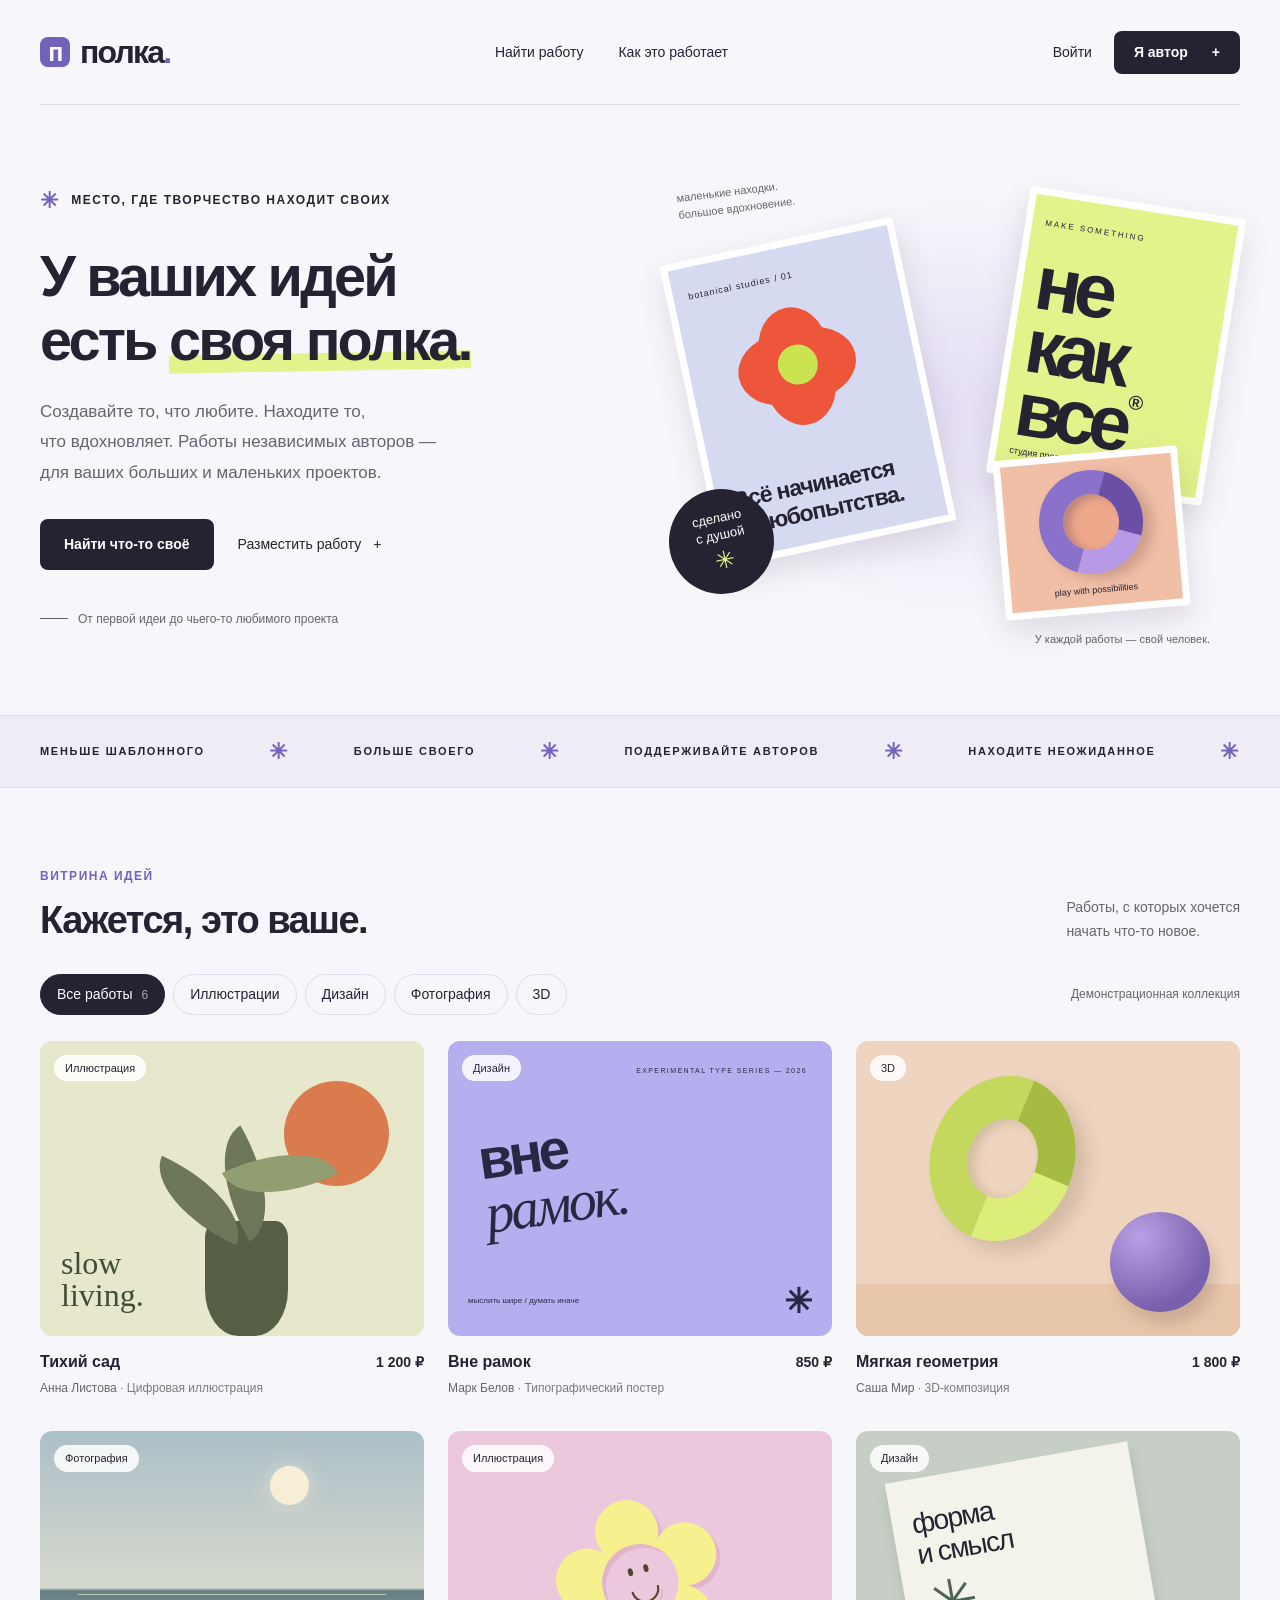
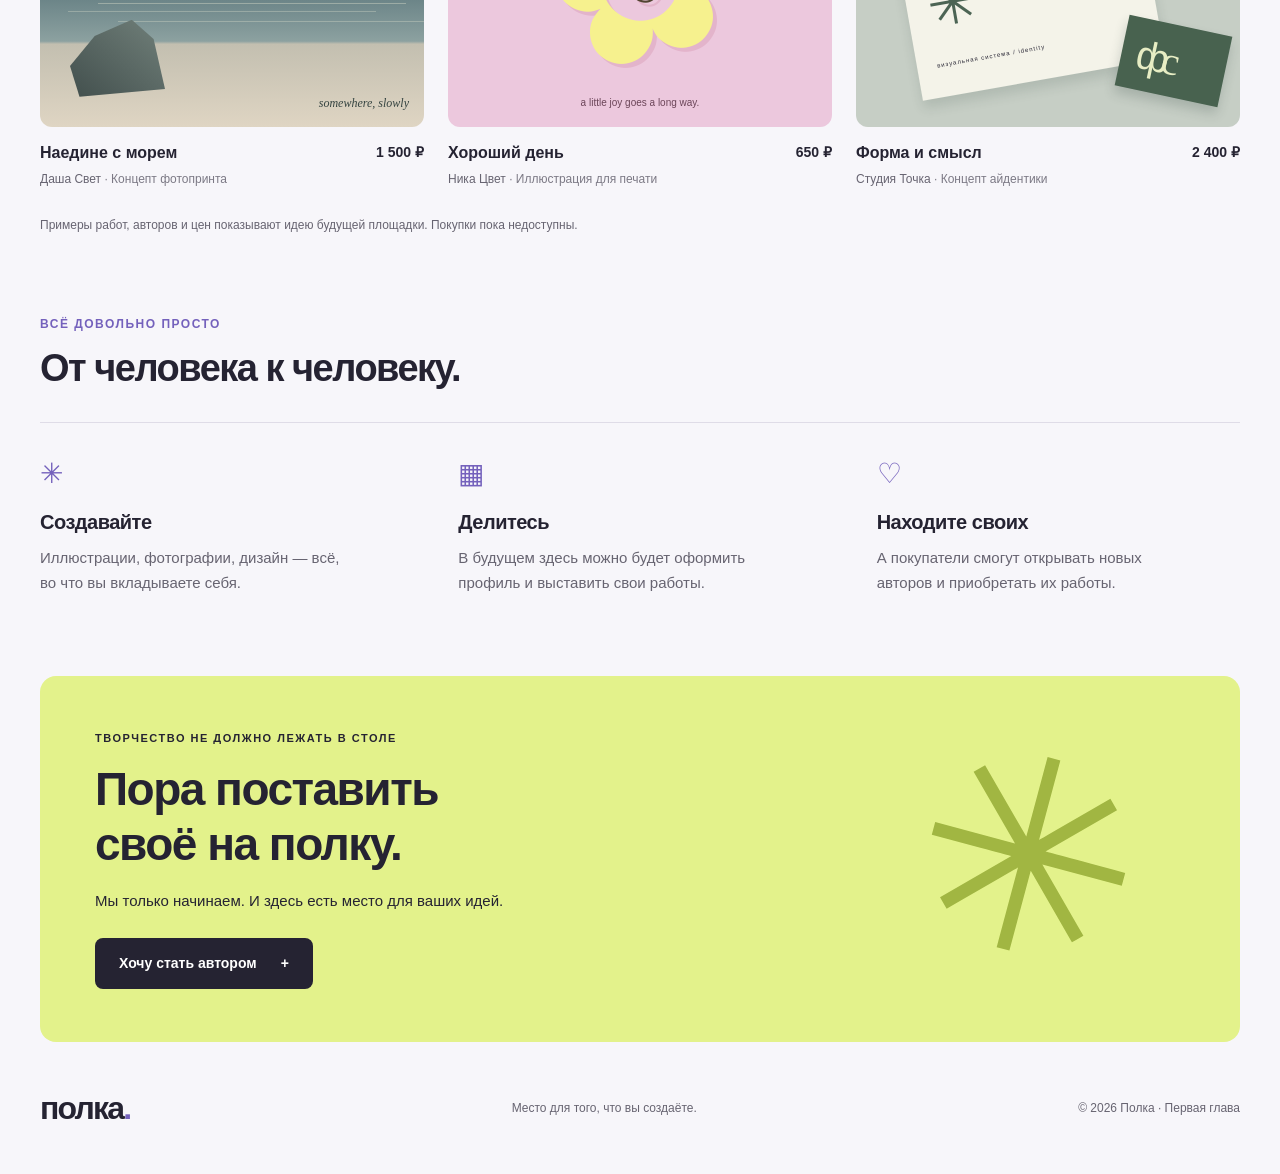
<file: index.html>
<!DOCTYPE html>
<html lang="ru">
<head>
  <meta charset="UTF-8">
  <meta name="viewport" content="width=device-width, initial-scale=1.0">
  <meta name="description" content="Полка — место для ваших творческих работ. Откройте для себя иллюстрации, фотографии и дизайн независимых авторов.">
  <meta name="theme-color" content="#f5f3fa">
  <title>Полка — сделано вами, найдено здесь</title>
  <link rel="icon" href="assets/favicon.svg" type="image/svg+xml">
  <link rel="stylesheet" href="styles.css">
  <script src="script.js" defer></script>
  <script src="auth.js" defer></script>
</head>
<body>
  <a class="skip-link" href="#works">Перейти к работам</a>
  <header class="header wrap">
    <a class="logo" href="#" aria-label="Полка — главная"><span class="logo-icon" aria-hidden="true">п</span>полка<span class="logo-dot">.</span></a>
    <nav aria-label="Основная навигация"><a href="#works">Найти работу</a><a href="#how">Как это работает</a></nav>
    <div class="header-actions"><a class="account-link" href="auth.html" data-account-link>Войти</a><a class="button button-dark header-cta" href="auth.html">Я автор <span aria-hidden="true">+</span></a></div>
  </header>
  <main>
    <section class="hero wrap" aria-labelledby="hero-title">
      <div class="hero-copy"><div class="eyebrow"><span class="small-star" aria-hidden="true">✳</span> МЕСТО, ГДЕ ТВОРЧЕСТВО НАХОДИТ СВОИХ</div>
        <h1 id="hero-title">У ваших идей<br>есть <span class="highlight">своя полка.</span></h1>
        <p>Создавайте то, что любите. Находите то, что&nbsp;вдохновляет. Работы независимых авторов — для&nbsp;ваших больших и маленьких проектов.</p>
        <div class="hero-actions"><a class="button button-dark" href="#works">Найти что-то своё</a><button class="text-button" data-author>Разместить работу <span aria-hidden="true">+</span></button></div>
        <div class="hero-note"><span class="note-line"></span> От первой идеи до чьего-то любимого проекта</div>
      </div>
      <div class="hero-art" role="img" aria-label="Коллаж авторских работ: абстрактный цветок, типографический постер и объёмные фигуры">
        <span class="orbit-label">маленькие находки.<br>большое вдохновение.</span>
        <div class="art-card poster-flower"><span>botanical studies / 01</span><div class="flower"><i></i><i></i><i></i><i></i><b></b></div><strong>Всё начинается<br>с любопытства.</strong></div>
        <div class="art-card poster-type"><span>MAKE SOMETHING</span><strong>не<br>как<br>все<span>®</span></strong><small>студия простых идей</small></div>
        <div class="art-card poster-orb"><div class="orb"></div><span>play with possibilities</span></div>
        <div class="art-sticker" aria-hidden="true">сделано<br>с душой <span>✳</span></div>
        <span class="art-caption">У каждой работы — свой человек.</span>
      </div>
    </section>
    <div class="ticker" aria-hidden="true"><div class="wrap">МЕНЬШЕ ШАБЛОННОГО <span>✳</span> БОЛЬШЕ СВОЕГО <span>✳</span> ПОДДЕРЖИВАЙТЕ АВТОРОВ <span>✳</span> НАХОДИТЕ НЕОЖИДАННОЕ <span>✳</span></div></div>
    <section class="works wrap" id="works" aria-labelledby="works-title">
      <div class="section-heading"><div><div class="eyebrow">ВИТРИНА ИДЕЙ</div><h2 id="works-title">Кажется, это ваше.</h2></div><p>Работы, с которых хочется<br>начать что-то новое.</p></div>
      <div class="catalog-toolbar"><div class="filters" role="group" aria-label="Категории работ"><button class="filter active" data-filter="all" aria-pressed="true">Все работы <span>6</span></button><button class="filter" data-filter="illustration" aria-pressed="false">Иллюстрации</button><button class="filter" data-filter="design" aria-pressed="false">Дизайн</button><button class="filter" data-filter="photo" aria-pressed="false">Фотография</button><button class="filter" data-filter="3d" aria-pressed="false">3D</button></div><span class="demo-label">Демонстрационная коллекция</span></div>
      <p class="sr-only" id="filter-status" role="status" aria-live="polite"></p>
      <div class="works-grid">
        <article class="work" data-category="illustration"><button class="work-open" data-work="Тихий сад" data-price="1 200 ₽" aria-label="Подробнее о работе «Тихий сад»"><div class="work-image image-garden"><span class="work-tag">Иллюстрация</span><div class="garden-sun"></div><div class="garden-vase"></div><i class="leaf leaf-one"></i><i class="leaf leaf-two"></i><i class="leaf leaf-three"></i><span class="garden-word">slow<br>living.</span></div><div class="work-info"><h3>Тихий сад</h3><strong>1 200 ₽</strong></div><p class="work-author">Анна Листова <span>· Цифровая иллюстрация</span></p></button></article>
        <article class="work" data-category="design"><button class="work-open" data-work="Вне рамок" data-price="850 ₽" aria-label="Подробнее о работе «Вне рамок»"><div class="work-image image-type"><span class="work-tag">Дизайн</span><span class="type-mini">EXPERIMENTAL TYPE SERIES — 2026</span><div class="type-main">вне<br><em>рамок.</em></div><span class="type-bottom">мыслить шире / думать иначе <b>✳</b></span></div><div class="work-info"><h3>Вне рамок</h3><strong>850 ₽</strong></div><p class="work-author">Марк Белов <span>· Типографический постер</span></p></button></article>
        <article class="work" data-category="3d"><button class="work-open" data-work="Мягкая геометрия" data-price="1 800 ₽" aria-label="Подробнее о работе «Мягкая геометрия»"><div class="work-image image-3d"><span class="work-tag">3D</span><div class="shape-ring"></div><div class="shape-ball"></div><div class="shape-floor"></div></div><div class="work-info"><h3>Мягкая геометрия</h3><strong>1 800 ₽</strong></div><p class="work-author">Саша Мир <span>· 3D-композиция</span></p></button></article>
        <article class="work" data-category="photo"><button class="work-open" data-work="Наедине с морем" data-price="1 500 ₽" aria-label="Подробнее о работе «Наедине с морем»"><div class="work-image image-sea"><span class="work-tag">Фотография</span><div class="sea-sun"></div><div class="sea-water"></div><div class="sea-rock"></div><span class="sea-note">somewhere, slowly</span></div><div class="work-info"><h3>Наедине с морем</h3><strong>1 500 ₽</strong></div><p class="work-author">Даша Свет <span>· Концепт фотопринта</span></p></button></article>
        <article class="work" data-category="illustration"><button class="work-open" data-work="Хороший день" data-price="650 ₽" aria-label="Подробнее о работе «Хороший день»"><div class="work-image image-smile"><span class="work-tag">Иллюстрация</span><div class="smile-flower">✿<span class="smile-face">◡</span></div><span class="smile-note">a little joy goes a long way.</span></div><div class="work-info"><h3>Хороший день</h3><strong>650 ₽</strong></div><p class="work-author">Ника Цвет <span>· Иллюстрация для печати</span></p></button></article>
        <article class="work" data-category="design"><button class="work-open" data-work="Форма и смысл" data-price="2 400 ₽" aria-label="Подробнее о работе «Форма и смысл»"><div class="work-image image-brand"><span class="work-tag">Дизайн</span><div class="brand-sheet"><span>форма<br>и смысл<span class="brand-symbol">✳</span></span><small>визуальная система / identity</small></div><div class="brand-card">ф<span>с</span></div></div><div class="work-info"><h3>Форма и смысл</h3><strong>2 400 ₽</strong></div><p class="work-author">Студия Точка <span>· Концепт айдентики</span></p></button></article>
      </div>
      <p class="collection-note">Примеры работ, авторов и цен показывают идею будущей площадки. Покупки пока недоступны.</p>
    </section>
    <section class="how wrap" id="how" aria-labelledby="how-title"><div class="section-heading"><div><div class="eyebrow">ВСЁ ДОВОЛЬНО ПРОСТО</div><h2 id="how-title">От человека к человеку.</h2></div></div><div class="steps"><div><span class="step-icon" aria-hidden="true">✳</span><h3>Создавайте</h3><p>Иллюстрации, фотографии, дизайн — всё, во что вы вкладываете себя.</p></div><div><span class="step-icon" aria-hidden="true">▦</span><h3>Делитесь</h3><p>В будущем здесь можно будет оформить профиль и выставить свои работы.</p></div><div><span class="step-icon" aria-hidden="true">♡</span><h3>Находите своих</h3><p>А покупатели смогут открывать новых авторов и приобретать их работы.</p></div></div></section>
    <section class="author-banner wrap" id="authors"><div><div class="eyebrow">ТВОРЧЕСТВО НЕ ДОЛЖНО ЛЕЖАТЬ В СТОЛЕ</div><h2>Пора поставить<br>своё на полку.</h2><p>Мы только начинаем. И здесь есть место для ваших идей.</p><button class="button button-dark" data-author>Хочу стать автором <span aria-hidden="true">+</span></button></div><div class="banner-star" aria-hidden="true">✳</div></section>
  </main>
  <footer class="footer wrap"><a class="logo" href="#">полка<span class="logo-dot">.</span></a><p>Место для того, что вы создаёте.</p><span>© <span id="year">2026</span> Полка · Первая глава</span></footer>
  <dialog id="info-dialog" aria-labelledby="dialog-title"><button class="dialog-close" aria-label="Закрыть окно">×</button><div class="eyebrow">ПОЛКА · НАЧАЛО</div><h2 id="dialog-title"></h2><p id="dialog-description"></p><button class="button button-dark dialog-done">Понятно</button></dialog>
</body>
</html>
</file>
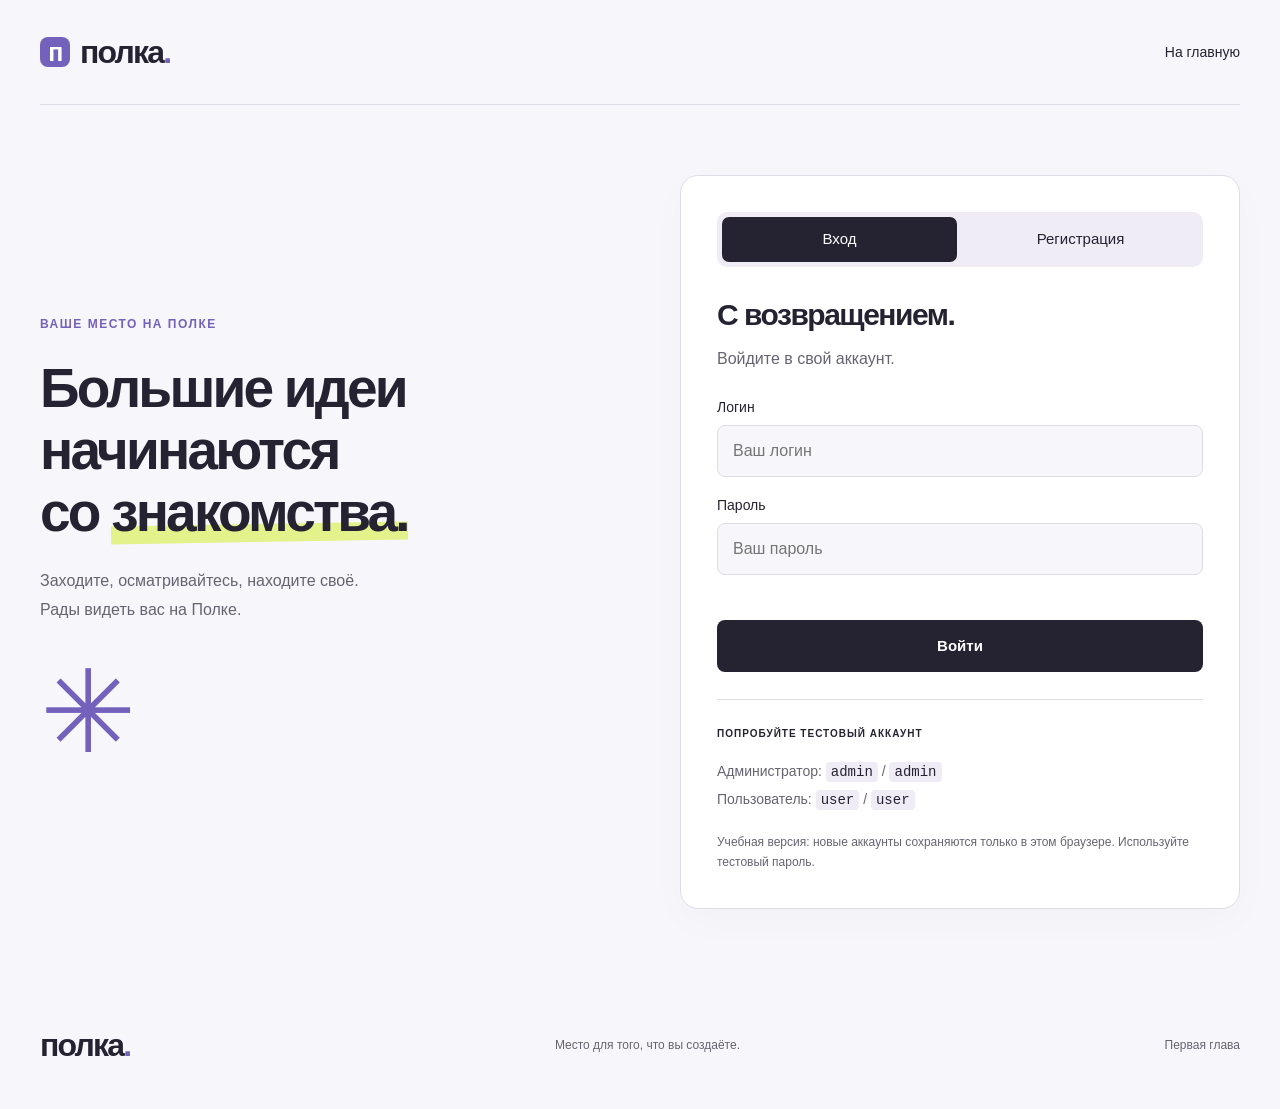
<file: auth.html>
<!DOCTYPE html>
<html lang="ru">
<head>
  <meta charset="UTF-8">
  <meta name="viewport" content="width=device-width, initial-scale=1.0">
  <meta name="description" content="Вход и регистрация на Полке — площадке творческих работ.">
  <meta name="theme-color" content="#f5f3fa">
  <title>Вход и регистрация — Полка</title>
  <link rel="icon" href="assets/favicon.svg" type="image/svg+xml">
  <link rel="stylesheet" href="styles.css">
  <script src="auth.js" defer></script>
</head>
<body class="auth-page">
  <header class="header wrap">
    <a class="logo" href="index.html" aria-label="Полка — главная"><span class="logo-icon" aria-hidden="true">п</span>полка<span class="logo-dot">.</span></a>
    <a class="text-button" href="index.html">На главную</a>
  </header>
  <main class="auth-layout wrap">
    <section class="auth-intro" aria-labelledby="auth-heading">
      <div class="eyebrow">ВАШЕ МЕСТО НА ПОЛКЕ</div>
      <h1 id="auth-heading">Большие идеи<br>начинаются<br>со <span class="highlight">знакомства.</span></h1>
      <p>Заходите, осматривайтесь, находите своё.<br>Рады видеть вас на Полке.</p>
      <span class="auth-star" aria-hidden="true">✳</span>
    </section>
    <section class="auth-card" aria-label="Аккаунт">
      <div id="auth-forms">
        <div class="auth-tabs" role="group" aria-label="Выберите действие">
          <button type="button" class="auth-tab active" data-auth-mode="login" aria-pressed="true">Вход</button>
          <button type="button" class="auth-tab" data-auth-mode="register" aria-pressed="false">Регистрация</button>
        </div>
        <h2 id="form-title">С возвращением.</h2>
        <p class="auth-caption" id="form-description">Войдите в свой аккаунт.</p>
        <form id="auth-form" novalidate>
          <label for="username">Логин</label>
          <input id="username" name="username" type="text" autocomplete="username" placeholder="Ваш логин">
          <label for="password">Пароль</label>
          <input id="password" name="password" type="password" autocomplete="current-password" placeholder="Ваш пароль">
          <p class="auth-message" id="auth-message" role="status" aria-live="polite"></p>
          <button class="button button-dark auth-submit" type="submit" id="auth-submit">Войти</button>
        </form>
        <div class="demo-accounts"><span class="eyebrow">ПОПРОБУЙТЕ ТЕСТОВЫЙ АККАУНТ</span><p>Администратор: <code>admin</code> / <code>admin</code><br>Пользователь: <code>user</code> / <code>user</code></p></div>
        <p class="auth-local-note">Учебная версия: новые аккаунты сохраняются только в этом браузере. Используйте тестовый пароль.</p>
      </div>
      <div id="account-panel" hidden>
        <div class="eyebrow">ВЫ НА СВОЕЙ ПОЛКЕ</div>
        <h2>Привет, <span id="account-name"></span>!</h2>
        <p class="account-role" id="account-role"></p>
        <p class="auth-caption">Вы вошли в аккаунт. А пока ваша полка готовится к первым работам, загляните в коллекцию.</p>
        <a class="button button-dark auth-submit" href="index.html#works">Посмотреть работы</a>
        <button class="text-button logout-button" type="button" id="logout">Выйти из аккаунта</button>
      </div>
    </section>
  </main>
  <footer class="footer wrap"><a class="logo" href="index.html">полка<span class="logo-dot">.</span></a><p>Место для того, что вы создаёте.</p><span>Первая глава</span></footer>
</body>
</html>
</file>
<file: styles.css>
:root{--ink:#252332;--muted:#676471;--paper:#f7f6fa;--purple:#7461bc;--lime:#e3f28b;--line:#dfdce7}*{box-sizing:border-box}html{scroll-behavior:smooth;scroll-padding-top:25px}body{margin:0;background:var(--paper);color:var(--ink);font-family:Arial,Helvetica,sans-serif;font-size:16px;line-height:1.5}button,a{-webkit-tap-highlight-color:transparent}button{font:inherit;color:inherit}a{color:inherit;text-decoration:none}button{cursor:pointer}button:focus-visible,a:focus-visible{outline:3px solid #7760be;outline-offset:5px}button:hover,a:hover{transition:background .2s,color .2s,transform .2s}.wrap{width:min(1200px,calc(100% - 80px));margin-inline:auto}.header{height:105px;display:flex;align-items:center;justify-content:space-between;border-bottom:1px solid var(--line)}.logo{font-size:32px;font-weight:800;letter-spacing:-1.8px;display:inline-flex;align-items:center}.logo-dot{color:var(--purple)}.logo-icon{display:inline-grid;place-items:center;width:30px;height:30px;background:var(--purple);color:white;font-size:25px;border-radius:8px;margin-right:10px;line-height:1}.header nav{display:flex;gap:35px;font-size:14px}.header nav a:hover,.text-button:hover{color:var(--purple)}.button{border:0;border-radius:8px;display:inline-flex;align-items:center;justify-content:center;gap:24px;padding:15px 24px;font-weight:600;font-size:14px}.button-dark{background:var(--ink);color:white}.button-dark:hover{background:#49405e;transform:translateY(-2px)}.header-cta{padding:11px 20px}.hero{min-height:610px;display:grid;grid-template-columns:1.05fr 1fr;align-items:center;gap:30px;padding-block:60px 70px}.eyebrow{font-size:12px;font-weight:600;letter-spacing:1.5px;line-height:1.7}.small-star{font-size:22px;color:var(--purple);vertical-align:middle;margin-right:7px}h1{font-size:clamp(44px,4.5vw,64px);line-height:1.12;letter-spacing:-2.8px;margin:24px 0}h1 .highlight{position:relative;z-index:0;white-space:nowrap}h1 .highlight:after{content:"";position:absolute;left:0;bottom:1px;width:100%;height:18px;background:var(--lime);z-index:-1;transform:rotate(-1deg)}.hero-copy>p{color:var(--muted);max-width:445px;font-size:17px;line-height:1.8;margin-bottom:30px}.hero-actions{display:flex;gap:24px;align-items:center}.text-button{padding:10px 0;border:0;background:none;font-size:14px}.text-button span{margin-left:8px}.hero-note{display:flex;gap:10px;align-items:center;color:var(--muted);font-size:12px;margin-top:40px}.note-line{width:28px;height:1px;background:var(--muted)}.hero-art{position:relative;height:445px;background:radial-gradient(ellipse,#e5def5 0,transparent 68%)}.art-card{position:absolute;box-shadow:0 12px 30px #39304b22;border:7px solid #fff;border-radius:3px;overflow:hidden}.poster-flower{width:238px;height:310px;background:#d6daf1;left:20px;top:55px;transform:rotate(-12deg);padding:15px}.poster-flower>span{font-size:9px;letter-spacing:1px}.poster-flower>strong{position:absolute;bottom:18px;left:16px;line-height:1.15;font-size:23px;letter-spacing:-1px}.flower{position:absolute;left:42px;top:50px;width:130px;height:150px}.flower i{position:absolute;width:70px;height:85px;border-radius:50%;background:#ed563a;left:30px;top:10px;transform-origin:50% 70%}.flower i:nth-child(2){transform:rotate(90deg)}.flower i:nth-child(3){transform:rotate(180deg)}.flower i:nth-child(4){transform:rotate(270deg)}.flower b{position:absolute;left:46px;top:48px;background:#cbe351;width:40px;height:40px;border-radius:50%}.poster-type{width:218px;height:290px;background:var(--lime);right:15px;top:18px;transform:rotate(9deg);padding:13px;z-index:2}.poster-type>span{font-size:8px;letter-spacing:2px}.poster-type>strong{display:block;font-size:77px;line-height:.83;letter-spacing:-7px;margin-top:18px}.poster-type>strong span{font-size:20px;letter-spacing:0;vertical-align:top}.poster-type>small{position:absolute;bottom:12px;font-size:9px}.poster-orb{width:185px;height:160px;background:#f1bfa6;bottom:15px;right:56px;transform:rotate(-5deg);z-index:3}.orb{width:104px;height:104px;border:24px solid #8a71cc;border-radius:50%;margin:10px auto;box-shadow:inset 5px 6px 9px #3d235244,6px 8px 13px #613b4944;background:#efa88b;transform:rotate(-25deg);border-bottom-color:#b69ae6;border-right-color:#6950a6}.poster-orb>span{display:block;text-align:center;font-size:9px}.art-sticker{position:absolute;left:0;bottom:34px;background:var(--ink);border-radius:50%;width:105px;height:105px;color:#fff;text-align:center;padding:21px 10px;font-size:13px;line-height:1.3;transform:rotate(-12deg);z-index:4}.art-sticker span{display:block;color:var(--lime);font-size:24px}.orbit-label{position:absolute;left:8px;top:0;font-size:11px;color:var(--muted);transform:rotate(-7deg)}.art-caption{position:absolute;bottom:-20px;right:30px;font-size:11px;color:var(--muted)}.ticker{border-block:1px solid var(--line);background:#efecf5;overflow:hidden}.ticker>div{display:flex;align-items:center;justify-content:space-between;gap:24px;white-space:nowrap;padding-block:19px;font-size:11px;letter-spacing:1.7px;font-weight:600}.ticker span{color:var(--purple);font-size:22px}.works{padding-top:78px}.section-heading{display:flex;justify-content:space-between;align-items:end;margin-bottom:30px}.section-heading .eyebrow{color:var(--purple)}h2{font-size:38px;line-height:1.2;letter-spacing:-1.5px;margin:12px 0 0}.section-heading>p{font-size:14px;color:var(--muted);margin:0;line-height:1.7}.catalog-toolbar{display:flex;justify-content:space-between;gap:16px;align-items:center;margin-bottom:26px}.filters{display:flex;gap:8px;flex-wrap:wrap}.filter{background:transparent;border:1px solid var(--line);padding:9px 16px;border-radius:30px;font-size:14px}.filter.active{background:var(--ink);color:white;border-color:var(--ink)}.filter:hover:not(.active){background:#eae5f4}.filter span{opacity:.6;margin-left:5px;font-size:12px}.demo-label{font-size:12px;color:var(--muted)}.works-grid{display:grid;grid-template-columns:repeat(3,1fr);gap:32px 24px}.work[hidden]{display:none}.work-open{background:transparent;padding:0;border:0;width:100%;text-align:left}.work-image{position:relative;isolation:isolate;aspect-ratio:1.3;border-radius:12px;overflow:hidden;transition:transform .25s}.work-open:hover .work-image{transform:translateY(-4px)}.work-tag{position:absolute;z-index:5;left:14px;top:14px;padding:4px 10px;background:#ffffffd9;border:1px solid #ffffff77;border-radius:20px;font-size:11px}.work-info{display:flex;justify-content:space-between;align-items:center;gap:10px;margin-top:14px}.work-info h3{font-size:16px;margin:0;font-weight:600}.work-info strong{font-size:14px;white-space:nowrap}.work-author{font-size:12px;color:var(--muted);margin:5px 0 0}.work-author span{opacity:.85}.image-garden{background:#e7e7cb}.garden-sun{position:absolute;width:105px;height:105px;background:#d97b4c;border-radius:50%;right:35px;top:40px}.garden-vase{position:absolute;width:83px;height:115px;background:#565e43;bottom:0;left:43%;border-radius:15% 15% 40% 40%}.leaf{position:absolute;width:50px;height:105px;border-radius:100% 0 100% 0;background:#6e7757;bottom:100px;left:47%;transform:rotate(-30deg)}.leaf-two{transform:rotate(65deg);left:56%;bottom:110px;background:#929d72}.leaf-three{transform:rotate(-65deg);left:35%;bottom:83px}.garden-word{position:absolute;left:21px;bottom:25px;font-size:32px;font-family:Georgia,serif;line-height:1;color:#404d36}.image-type{background:#b5aff0;padding:25px;color:#292844}.type-mini{display:block;font-size:7px;letter-spacing:1.4px;text-align:right}.type-main{font-size:clamp(36px,4.4vw,62px);line-height:.96;font-weight:800;letter-spacing:-4px;transform:rotate(-8deg);padding:35px 0 0 5px}.type-main em{font-family:Georgia,serif;font-weight:400;letter-spacing:-3px}.type-bottom{position:absolute;bottom:18px;left:20px;right:20px;font-size:8px;display:flex;justify-content:space-between;align-items:center}.type-bottom b{font-size:34px;line-height:1}.image-3d{background:#efd4bf}.shape-ring{position:absolute;width:155px;height:155px;border:40px solid #c3d85c;border-radius:50%;top:40px;left:18%;transform:rotate(-27deg) skew(-9deg);border-right-color:#a6bb42;border-bottom-color:#dced7a;box-shadow:inset 5px 5px 12px #6d733d44,8px 15px 18px #66573933;z-index:2}.shape-ball{position:absolute;bottom:24px;right:30px;width:100px;height:100px;background:radial-gradient(circle at 30% 25%,#b9a0e5,#7860ac 70%);border-radius:50%;box-shadow:7px 12px 14px #634d4b33;z-index:3}.shape-floor{position:absolute;bottom:0;width:100%;height:52px;background:#e8c6aa}.image-sea{background:linear-gradient(#acbfc7,#d6d9ce 53%,#657f83 54%,#8ca1a0 71%,#c3bfb0 72%,#dfd5c3)}.sea-sun{position:absolute;left:60%;top:35px;width:39px;height:39px;background:#f8eed8;border-radius:50%;box-shadow:0 0 25px #f8eed888}.sea-water{position:absolute;top:55%;height:1px;background:#f5f4dc99;width:80%;left:10%;box-shadow:20px 9px #f5f4dc55,-10px 17px #f5f4dc44,40px 27px #f5f4dc44}.sea-rock{position:absolute;background:linear-gradient(40deg,#424f4d,#71807a);width:95px;height:77px;bottom:30px;left:30px;clip-path:polygon(10% 100%,0 60%,26% 21%,65% 0,88% 25%,100% 90%);filter:blur(.3px)}.sea-note{position:absolute;bottom:15px;right:15px;color:#354441;font-family:Georgia,serif;font-style:italic;font-size:12px}.image-smile{background:#ecc8dd;display:grid;place-items:center}.smile-flower{font-size:224px;line-height:1;color:#f6f18e;position:relative;transform:rotate(-15deg);text-shadow:2px 5px #e3b4cb}.smile-face{position:absolute;left:43%;top:45%;font-size:37px;color:#524431;line-height:1}.smile-face:before,.smile-face:after{content:"";position:absolute;width:5px;height:8px;border-radius:50%;background:#524431;top:-2px;left:3px}.smile-face:after{left:19px}.smile-note{position:absolute;bottom:17px;left:0;right:0;text-align:center;color:#6b4558;font-size:10px}.image-brand{background:#c6cec5}.brand-sheet{position:absolute;left:12%;top:30px;width:64%;height:220px;background:#f4f3e9;transform:rotate(-10deg);padding:30px 20px;box-shadow:0 8px 12px #283e3722}.brand-sheet>span{font-size:28px;line-height:1.05;letter-spacing:-1.5px}.brand-symbol{display:block;font-size:62px;color:#4c6454;line-height:1.2}.brand-sheet small{font-size:6px;letter-spacing:1px}.brand-card{position:absolute;background:#48624f;color:#e7edc4;width:105px;height:72px;right:14px;bottom:30px;transform:rotate(12deg);padding:6px 15px;font-size:40px;letter-spacing:-7px;box-shadow:0 7px 12px #283e3733}.brand-card>span{font-family:Georgia,serif}.collection-note{font-size:12px;color:var(--muted);margin:26px 0 0}.how{padding-block:80px}.steps{display:grid;grid-template-columns:repeat(3,1fr);gap:55px;border-top:1px solid var(--line);padding-top:30px}.step-icon{font-size:28px;color:var(--purple)}.steps h3{font-size:20px;margin:12px 0 8px;letter-spacing:-.5px}.steps p{color:var(--muted);font-size:15px;margin:0;max-width:310px;line-height:1.7}.author-banner{background:var(--lime);border-radius:16px;padding:48px 55px;position:relative;overflow:hidden;display:flex;justify-content:space-between;align-items:center}.author-banner h2{font-size:46px;margin-top:14px}.author-banner p{font-size:15px;margin:18px 0 25px}.author-banner .eyebrow{font-size:11px}.banner-star{font-size:270px;line-height:1;color:#a1b642;transform:rotate(15deg);margin-right:45px}.footer{display:flex;align-items:center;justify-content:space-between;gap:24px;padding-block:42px}.footer p,.footer>span{font-size:12px;color:var(--muted)}dialog{width:min(480px,calc(100% - 32px));border:1px solid var(--line);border-radius:18px;background:var(--paper);color:var(--ink);padding:38px}dialog::backdrop{background:#25233277;backdrop-filter:blur(5px)}dialog h2{font-size:29px;padding-right:15px}dialog p{color:var(--muted);line-height:1.8;font-size:16px;margin-block:20px 26px}.dialog-close{position:absolute;right:14px;top:10px;font-size:30px;border:0;background:transparent;padding:0 8px}.sr-only,.skip-link:not(:focus){position:absolute;width:1px;height:1px;padding:0;margin:-1px;overflow:hidden;clip:rect(0,0,0,0);white-space:nowrap;border:0}.skip-link:focus{position:fixed;top:10px;left:10px;padding:12px;background:white;z-index:20}
@media(min-width:1400px){.hero{gap:65px}}@media(max-width:1000px){.wrap{width:calc(100% - 48px)}.hero{gap:12px;min-height:570px}.hero-actions{gap:14px}.hero-art{transform:scale(.87);transform-origin:center right;margin-left:-45px}.hero-copy>p{font-size:16px}h1{font-size:46px}.demo-label{display:none}.banner-star{font-size:210px;margin-right:0}.work-author span{display:block}.type-main{font-size:48px}.shape-ring{left:13%;width:130px;height:130px;border-width:32px}.shape-ball{width:85px;height:85px;right:15px}.brand-sheet{top:20px;padding:25px 12px}.brand-sheet>span{font-size:24px}}
@media(max-width:720px){.wrap{width:calc(100% - 36px)}.header{height:80px}.logo{font-size:28px}.header nav{display:none}.hero{grid-template-columns:1fr;padding-block:40px 35px;gap:20px}.hero-copy>p{max-width:480px}.hero h1{font-size:clamp(40px,8.6vw,58px);letter-spacing:-2px}.hero-art{width:370px;max-width:100%;height:390px;justify-self:center;transform:none;margin:0}.poster-flower{width:200px;height:270px;left:15px;top:50px}.poster-flower>strong{font-size:20px}.flower{left:22px;top:40px;transform:scale(.85)}.poster-type{width:173px;height:247px;right:6px;top:15px}.poster-type>strong{font-size:65px}.poster-orb{width:160px;height:143px;right:28px;bottom:15px}.orb{width:90px;height:90px;border-width:21px}.art-sticker{width:90px;height:90px;font-size:11px;padding:16px;bottom:25px}.art-caption{bottom:-7px;font-size:10px;right:15px}.hero-note{margin-top:25px}.ticker>div{width:max-content;gap:22px;padding:12px 18px;font-size:10px}.works{padding-top:45px}.section-heading{align-items:start}.section-heading>p{display:none}h2{font-size:31px}.works-grid{grid-template-columns:repeat(2,minmax(0,1fr));gap:25px 16px}.work-image{aspect-ratio:1}.work-info{display:block;margin-top:10px}.work-info h3{font-size:15px}.work-info strong{display:block;font-size:13px;margin-top:3px}.work-author{font-size:11px}.filter{padding:8px 13px;font-size:12px}.work-tag{font-size:9px;top:10px;left:10px;padding:3px 7px}.garden-sun{width:70px;height:70px;right:14px;top:33px}.garden-vase{height:80px;width:55px}.leaf{width:33px;height:70px;bottom:70px}.leaf-two{bottom:80px}.leaf-three{bottom:64px}.garden-word{font-size:23px;left:12px;bottom:15px}.image-type{padding:15px}.type-mini{font-size:5px}.type-main{font-size:clamp(30px,7.5vw,50px);padding-top:32px;letter-spacing:-2px}.type-bottom{font-size:5px;left:12px;right:12px;bottom:12px}.type-bottom b{font-size:22px}.shape-ring{top:35px;width:95px;height:95px;border-width:25px;left:12%}.shape-ball{height:65px;width:65px;bottom:17px;right:10px}.shape-floor{height:35px}.smile-flower{font-size:160px}.smile-face{font-size:28px}.smile-face:before,.smile-face:after{width:4px;height:6px}.smile-face:after{left:15px}.smile-note{font-size:7px;bottom:10px}.brand-sheet{height:160px;top:25px;left:10%;padding:20px 10px}.brand-sheet>span{font-size:20px}.brand-symbol{font-size:44px}.brand-sheet small{font-size:4px}.brand-card{width:70px;height:48px;font-size:27px;right:8px;bottom:22px;padding:3px 10px;letter-spacing:-5px}.sea-rock{width:65px;height:55px;left:15px;bottom:20px}.sea-note{font-size:8px;bottom:10px;right:10px}.sea-sun{width:28px;height:28px;top:30px}.collection-note{font-size:11px}.how{padding-block:48px}.steps{grid-template-columns:1fr;gap:24px;padding-top:20px}.steps>div{position:relative;padding-left:46px}.step-icon{position:absolute;left:0;top:4px}.steps h3{margin-top:0}.steps p{max-width:none}.author-banner{padding:30px 25px}.author-banner h2{font-size:36px}.author-banner p{max-width:240px;font-size:14px}.author-banner .eyebrow{font-size:9px;max-width:210px}.banner-star{font-size:150px;position:absolute;right:-45px;top:56px;opacity:.5}.author-banner>div:first-child{position:relative;z-index:1}.footer{flex-wrap:wrap;gap:7px 18px;padding-block:28px}.footer p{margin:0}.footer>span{display:block;width:100%;font-size:11px;margin-top:4px}.hero-actions .button{padding-inline:17px;font-size:13px}.text-button{font-size:12px}.eyebrow{font-size:10px;letter-spacing:1px}.small-star{font-size:19px}}
@media(prefers-reduced-motion:reduce){html{scroll-behavior:auto}*,*:before,*:after{transition:none!important;animation:none!important}}

/* Вход и регистрация */
[hidden]{display:none!important}.header-actions{display:flex;align-items:center;gap:22px}.account-link{font-size:14px}.account-link:hover{color:var(--purple)}.auth-page{min-height:100vh;display:flex;flex-direction:column}.auth-layout{display:grid;grid-template-columns:1fr 1fr;gap:80px;align-items:center;padding-block:70px;flex:1}.auth-intro .eyebrow{color:var(--purple)}.auth-intro h1{font-size:clamp(40px,4.3vw,60px)}.auth-intro p{color:var(--muted);line-height:1.8}.auth-star{display:block;font-size:115px;line-height:1;color:var(--purple);margin-top:30px}.auth-card{padding:36px;background:#fff;border:1px solid var(--line);border-radius:18px;box-shadow:0 12px 40px #39304b06;min-width:0}.auth-tabs{display:flex;gap:6px;padding:5px;background:#efecf5;border-radius:10px;margin-bottom:30px}.auth-tab{border:0;background:transparent;font-size:15px;border-radius:7px;padding:11px 16px;flex:1}.auth-tab.active{background:var(--ink);color:white}.auth-card h2{font-size:30px;margin-top:0;overflow-wrap:anywhere}.auth-caption{color:var(--muted);font-size:16px;line-height:1.7;margin:12px 0 25px}.auth-card label{display:block;font-size:14px;margin:18px 0 7px}.auth-card input{display:block;width:100%;border:1px solid var(--line);border-radius:8px;font:inherit;font-size:16px;padding:13px 15px;background:var(--paper);color:var(--ink)}.auth-card input:focus-visible{outline:2px solid var(--purple);outline-offset:2px}.auth-submit{width:100%;font-size:15px}.auth-message{color:#a23c4b;font-size:14px;margin-block:12px;min-height:21px}.demo-accounts{border-top:1px solid var(--line);margin-top:27px;padding-top:20px}.demo-accounts .eyebrow{font-size:10px;letter-spacing:1px}.demo-accounts p{font-size:14px;line-height:1.9;color:var(--muted);margin-bottom:0}.demo-accounts code{color:var(--ink);background:#efecf5;padding:2px 5px;border-radius:4px}.auth-local-note{font-size:12px;line-height:1.6;color:var(--muted);margin:20px 0 0}.account-role{display:inline-block;font-size:14px;padding:5px 12px;border-radius:20px;background:var(--lime);margin:20px 0 0}.logout-button{display:block;margin:14px auto 0;font-size:14px}
@media(max-width:1000px){.auth-layout{gap:35px}.auth-card{padding:28px}.header-actions{gap:15px}}@media(max-width:720px){.auth-layout{grid-template-columns:1fr;gap:30px;padding-block:35px}.auth-intro h1{font-size:40px}.auth-intro h1 br:nth-of-type(2){display:none}.auth-intro p{font-size:15px;margin-bottom:0}.auth-star{display:none}.auth-card{padding:25px 20px}.auth-card h2{font-size:27px}.header-actions{gap:13px}.header-cta{padding:10px 13px;font-size:12px}.account-link{font-size:13px}.header-actions .header-cta span{display:none}}
</file>
